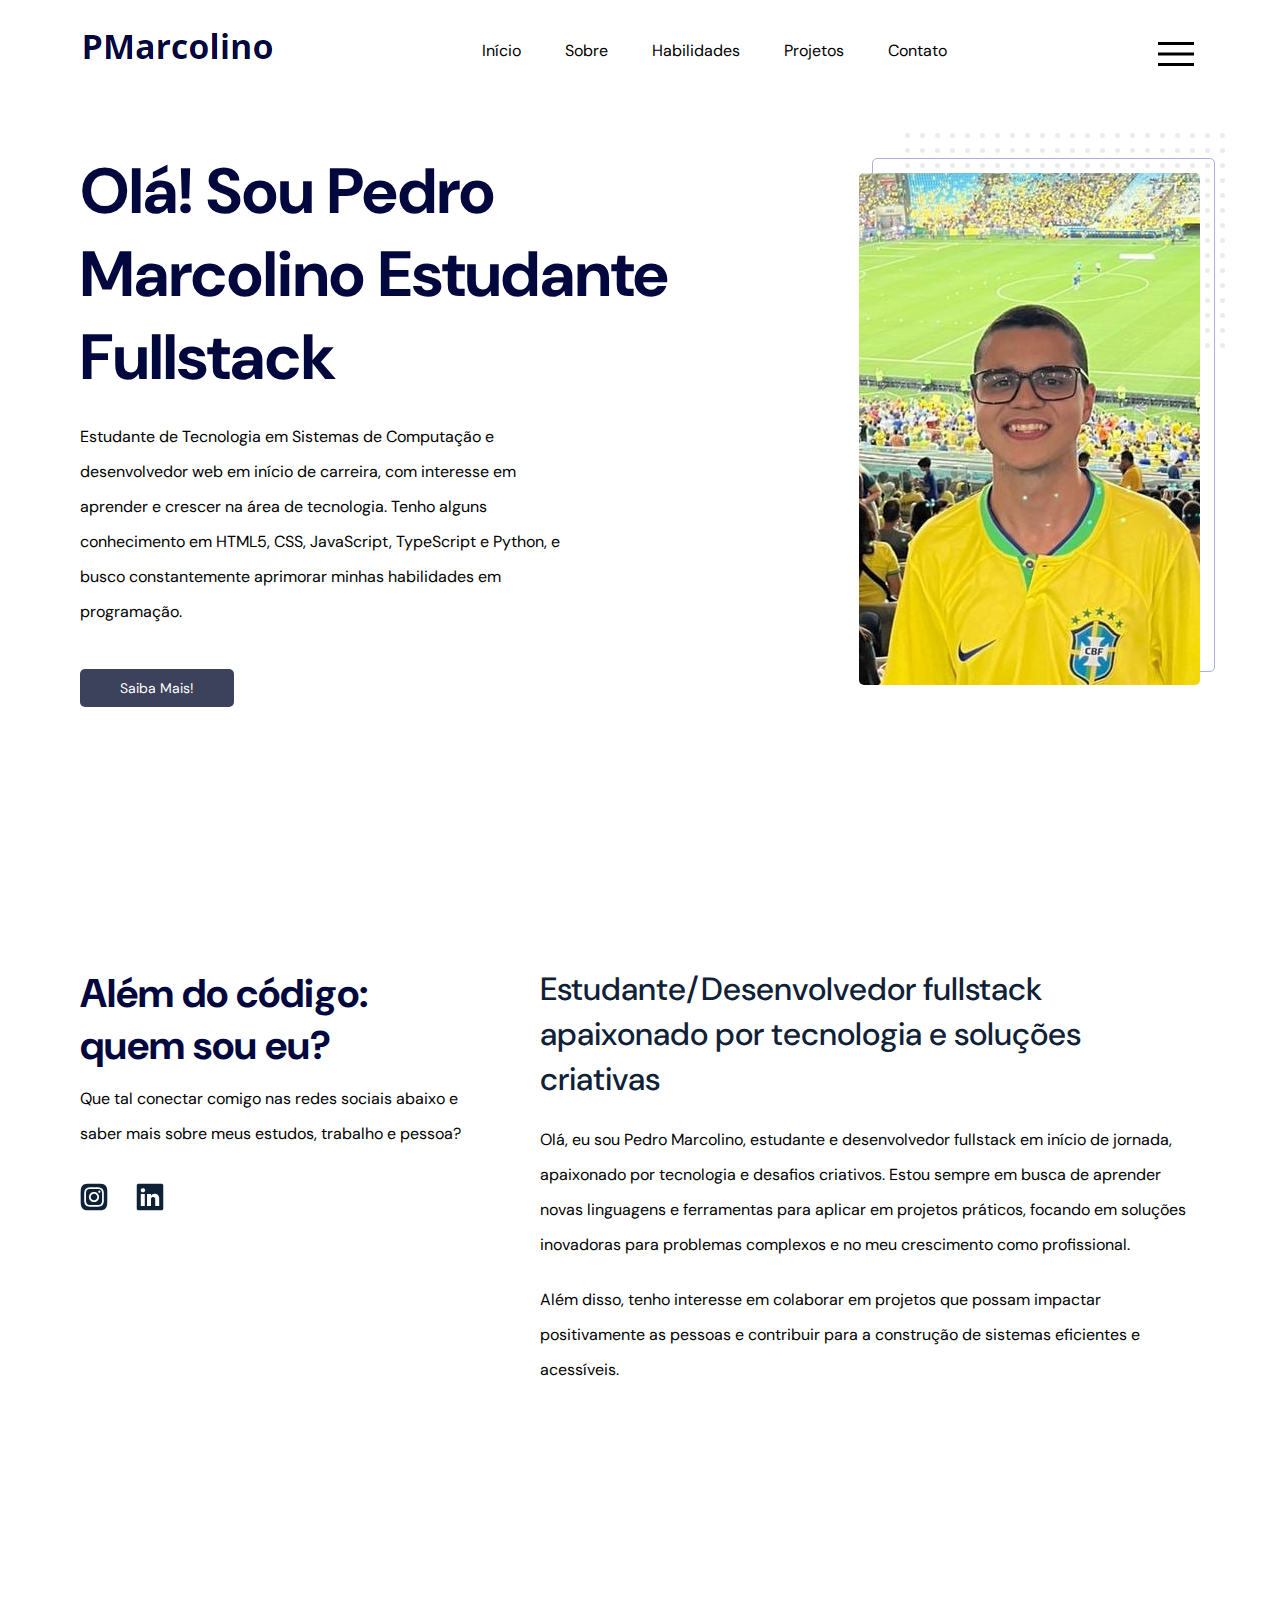
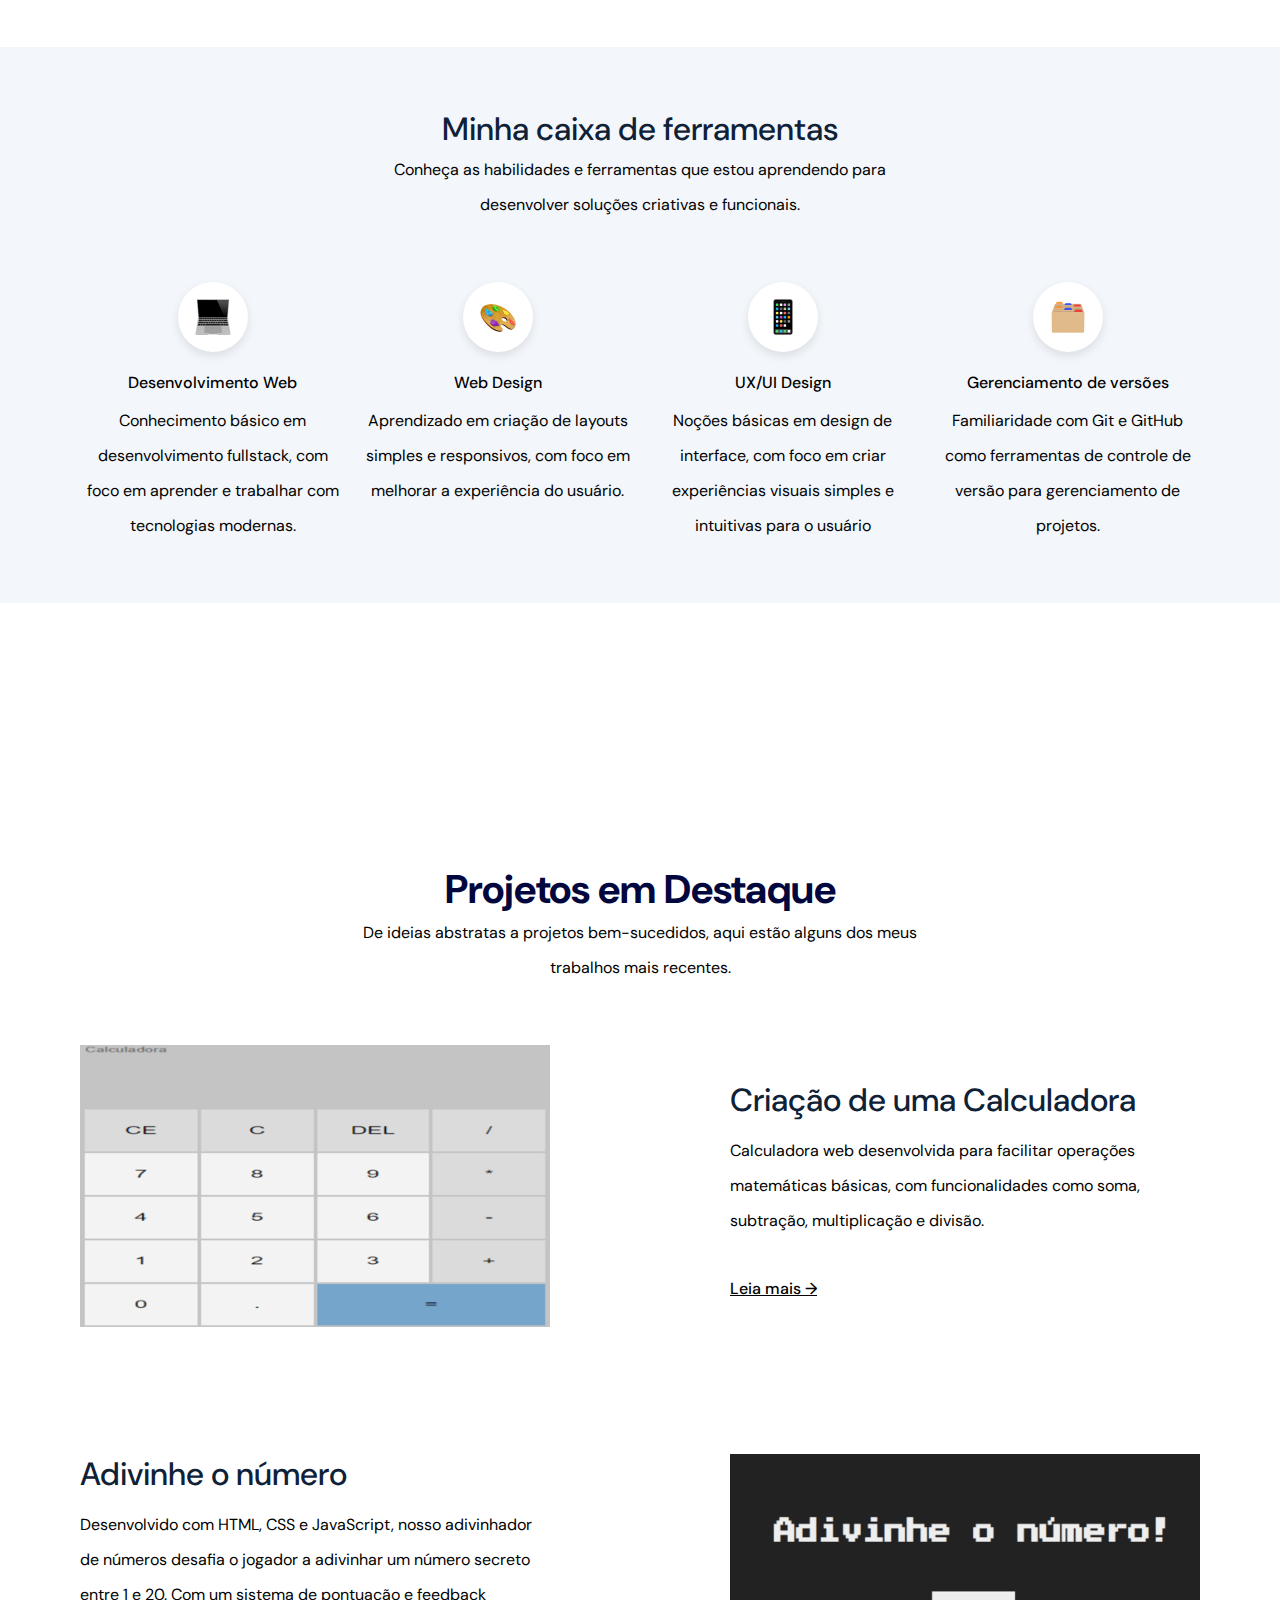
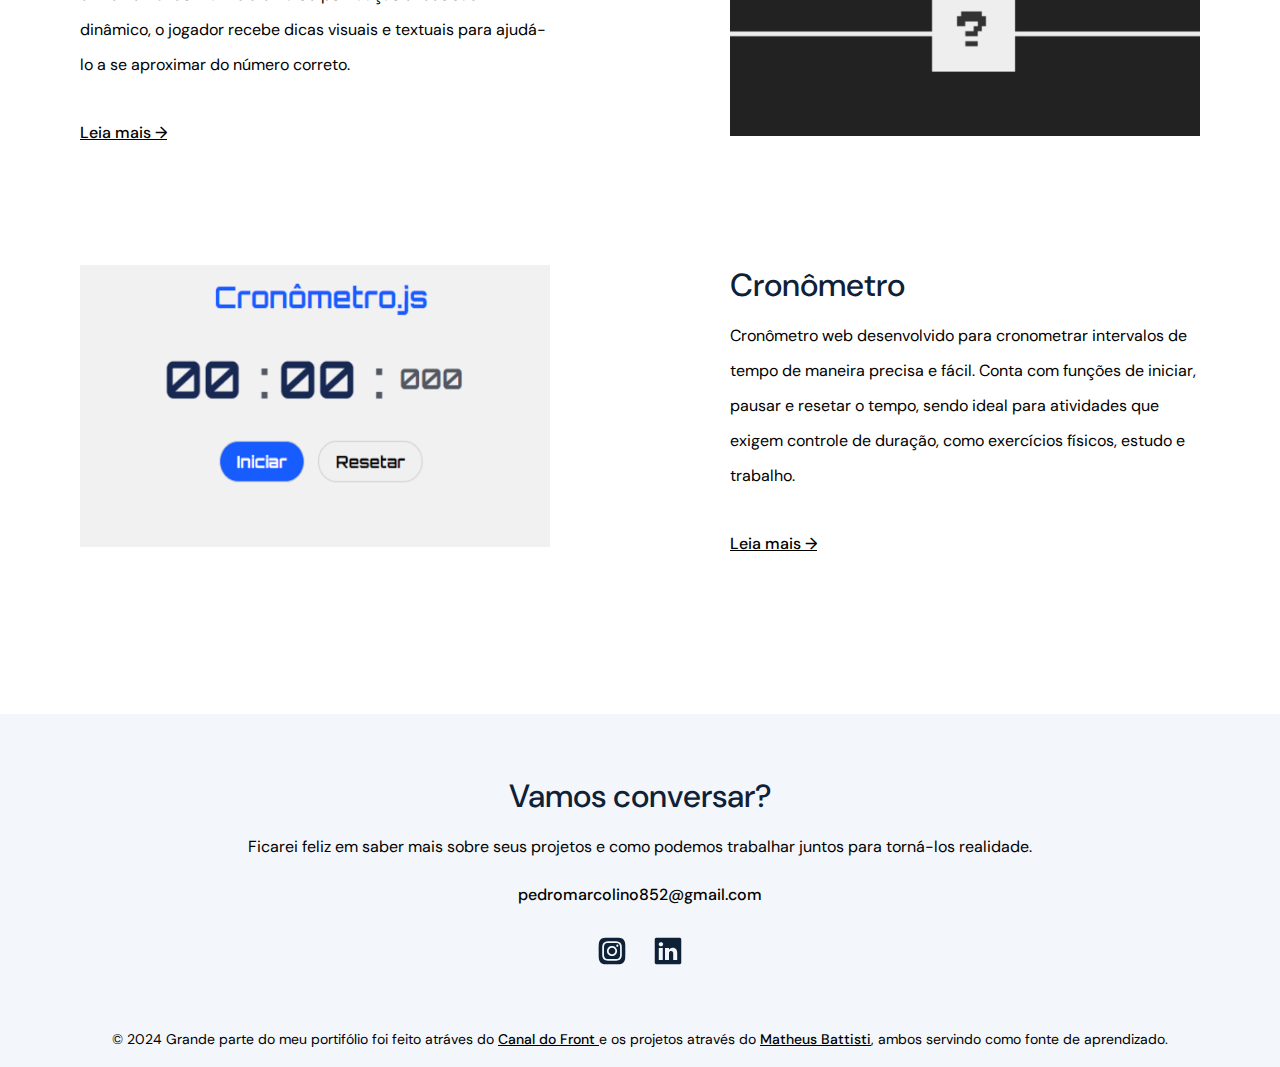
<file: index.html>
<!DOCTYPE html>
<html lang="pt-BR">
  <head>
    <!-- Meta tags -->
    <meta charset="UTF-8" />
    <meta name="viewport" content="width=device-width, initial-scale=1.0" />
    <!-- title -->
    <title>Pedro Marcolino Portifólio</title>
    <!-- CSS -->
    <link rel="stylesheet" href="css/extends.css" />
    <!-- Fonts -->
    <link rel="preconnect" href="https://fonts.googleapis.com" />
    <link rel="preconnect" href="https://fonts.gstatic.com" crossorigin />
    <link
      href="https://fonts.googleapis.com/css2?family=DM+Sans:wght@400;500;700&display=swap"
      rel="stylesheet"
    />
  </head>
  <body>
    <!-- navbar -->
    <nav class="navbar">
      <div class="navbar__content max-width mb-0">
        <a href="/">
          <img src="assets/logopedro.png" alt="Pedro Marcolino" />
        </a>
        <ul class="navbar__links">
          <li><a href="#header">Início</a></li>
          <li><a href="#about">Sobre</a></li>
          <li><a href="#skills">Habilidades</a></li>
          <li><a href="#projects">Projetos</a></li>
          <li><a href="#footer">Contato</a></li>
        </ul>
        <div class="navbar__mobile">
          <img src="assets/menu.svg" alt="menu" class="burguer" />
          <ul class="mobile__links">
            <li><a href="#header">Início</a></li>
            <li><a href="#about">Sobre</a></li>
            <li><a href="#skills">Habilidades</a></li>
            <li><a href="#projects">Projetos</a></li>
            <li><a href="#footer">Contato</a></li>
          </ul>
        </div>
      </div>
    </nav>

    <!-- header -->
    <header id="header" class="max-width">
      <div class="header__left">
        <h1>Olá! Sou Pedro Marcolino Estudante Fullstack</h1>
        <p>
          Estudante de Tecnologia em Sistemas de Computação e desenvolvedor web
          em início de carreira, com interesse em aprender e crescer na área de
          tecnologia. Tenho alguns conhecimento em HTML5, CSS, JavaScript,
          TypeScript e Python, e busco constantemente aprimorar minhas
          habilidades em programação.
        </p>
        <a href="#about" class="btn btn-primary">Saiba Mais!</a>
      </div>
      <div class="header__right">
        <div class="header__image">
          <img
            src="assets/pedro-marcolino.jpg"
            alt="Pedro Marcolino"
            class="pedro"
          />
          <img src="assets/abstract.svg" alt="background" class="background" />
        </div>
      </div>
    </header>

    <!-- sobre -->
    <section id="about" class="about max-width">
      <div class="about__left">
        <h2 class="secondary-title">Além do código: quem sou eu?</h2>
        <p>
          Que tal conectar comigo nas redes sociais abaixo e saber mais sobre
          meus estudos, trabalho e pessoa?
        </p>
        <ul>
          <li>
            <a
              href="https://www.instagram.com/pedroo_marcolino/"
              target="_blank"
              ><img src="assets/instagram.svg" alt="Instagram"
            /></a>
          </li>
          <li>
            <a
              href="https://www.linkedin.com/in/pedro-marcolino-8a2434283/"
              target="_blank"
              ><img src="assets/linkedin.svg" alt="Linkedin"
            /></a>
          </li>
        </ul>
      </div>
      <div class="about__right">
        <h3 class="tertiary-title mb-m">
          Estudante/Desenvolvedor fullstack apaixonado por tecnologia e soluções
          criativas
        </h3>
        <p>
          Olá, eu sou Pedro Marcolino, estudante e desenvolvedor fullstack em
          início de jornada, apaixonado por tecnologia e desafios criativos.
          Estou sempre em busca de aprender novas linguagens e ferramentas para
          aplicar em projetos práticos, focando em soluções inovadoras para
          problemas complexos e no meu crescimento como profissional.
        </p>
        <p>
          Além disso, tenho interesse em colaborar em projetos que possam
          impactar positivamente as pessoas e contribuir para a construção de
          sistemas eficientes e acessíveis.
        </p>
      </div>
    </section>

    <!-- habilidades -->
    <section id="skills" class="skills">
      <div class="skills__content max-width">
        <h2 class="tertiary-title">Minha caixa de ferramentas</h2>
        <p class="description">
          Conheça as habilidades e ferramentas que estou aprendendo para
          desenvolver soluções criativas e funcionais.
        </p>
        <ul>
          <li class="skills__item">
            <div class="image-container">
              <img src="assets/notebook.png" alt="Desenvolvimento Web" />
            </div>
            <h3>Desenvolvimento Web</h3>
            <p>
              Conhecimento básico em desenvolvimento fullstack, com foco em
              aprender e trabalhar com tecnologias modernas.
            </p>
          </li>
          <li class="skills__item">
            <div class="image-container">
              <img src="assets/colors.png" alt="Web Design" />
            </div>
            <h3>Web Design</h3>
            <p>
              Aprendizado em criação de layouts simples e responsivos, com foco
              em melhorar a experiência do usuário.
            </p>
          </li>
          <li class="skills__item">
            <div class="image-container">
              <img src="assets/phone.png" alt="UX/UI Design" />
            </div>
            <h3>UX/UI Design</h3>
            <p>
              Noções básicas em design de interface, com foco em criar
              experiências visuais simples e intuitivas para o usuário
            </p>
          </li>
          <li class="skills__item">
            <div class="image-container">
              <img src="assets/files.png" alt="Gerenciamento de versões" />
            </div>
            <h3>Gerenciamento de versões</h3>
            <p>
              Familiaridade com Git e GitHub como ferramentas de controle de
              versão para gerenciamento de projetos.
            </p>
          </li>
        </ul>
      </div>
    </section>

    <!-- Projetos -->
    <section id="projects" class="projects max-width">
      <div class="projects__content">
        <h2 class="secondary-title">Projetos em Destaque</h2>
        <p>
          De ideias abstratas a projetos bem-sucedidos, aqui estão alguns dos
          meus trabalhos mais recentes.
        </p>
      </div>
      <ul>
        <li>
          <div class="image">
            <img src="assets/imagemcalculadora.png" alt="Calculadora" />
          </div>
          <div class="projects__info">
            <h3 class="tertiary-title">Criação de uma Calculadora</h3>
            <p>
              Calculadora web desenvolvida para facilitar operações matemáticas
              básicas, com funcionalidades como soma, subtração, multiplicação e
              divisão.
            </p>
            <a href="/calculadora/index.html" target="_blank"
              >Leia mais &rarr;</a
            >
          </div>
        </li>
        <li class="projects__reversed-list">
          <div class="image">
            <img
              src="./assets/imagemadivinhenumero.png"
              alt="Adivinhe o número"
            />
          </div>
          <div class="projects__info">
            <h3 class="tertiary-title">Adivinhe o número</h3>
            <p>
              Desenvolvido com HTML, CSS e JavaScript, nosso adivinhador de
              números desafia o jogador a adivinhar um número secreto entre 1 e
              20. Com um sistema de pontuação e feedback dinâmico, o jogador
              recebe dicas visuais e textuais para ajudá-lo a se aproximar do
              número correto.
            </p>
            <a href="./adivinhenumero/index.html" target="_blank"
              >Leia mais &rarr;</a
            >
          </div>
        </li>
        <li>
          <div class="image">
            <img src="assets/imagemcronometro.png" alt="Cronometro" />
          </div>
          <div class="projects__info">
            <h3 class="tertiary-title">Cronômetro</h3>
            <p>
              Cronômetro web desenvolvido para cronometrar intervalos de tempo
              de maneira precisa e fácil. Conta com funções de iniciar, pausar e
              resetar o tempo, sendo ideal para atividades que exigem controle
              de duração, como exercícios físicos, estudo e trabalho.
            </p>
            <a href="./cronometro/index.html" target="_blank"
              >Leia mais &rarr;</a
            >
          </div>
        </li>
      </ul>
    </section>

    <!-- Footer -->
    <footer id="footer" class="footer">
      <div class="footer__content max-width mb-0">
        <h2 class="tertiary-title mb-s">Vamos conversar?</h2>
        <p class="mb-m">
          Ficarei feliz em saber mais sobre seus projetos e como podemos
          trabalhar juntos para torná-los realidade.
        </p>
        <div class="footer__contact mb-m">
          <span class="mb-m">pedromarcolino852@gmail.com</span>
        </div>
        <ul class="mb-l">
          <li>
            <a
              href="https://www.instagram.com/pedroo_marcolino/"
              target="_blank"
              ><img src="assets/instagram.svg" alt="Instagram"
            /></a>
          </li>
          <li>
            <a
              href="https://www.linkedin.com/in/pedro-marcolino-8a2434283/"
              target="_blank"
              ><img src="assets/linkedin.svg" alt="Linkedin"
            /></a>
          </li>
        </ul>
        <p class="footer__copyright">
          © 2024 Grande parte do meu portifólio foi feito atráves do
          <a href="https://www.youtube.com/@canaldofront" target="_blank"
            >Canal do Front
          </a>
          e os projetos através do
          <a href="https://www.youtube.com/@MatheusBattisti" target="_blank"
            >Matheus Battisti</a
          >, ambos servindo como fonte de aprendizado.
        </p>
      </div>
    </footer>

    <!-- script -->
    <script src="scripts/index.js"></script>
  </body>
</html>
</file>
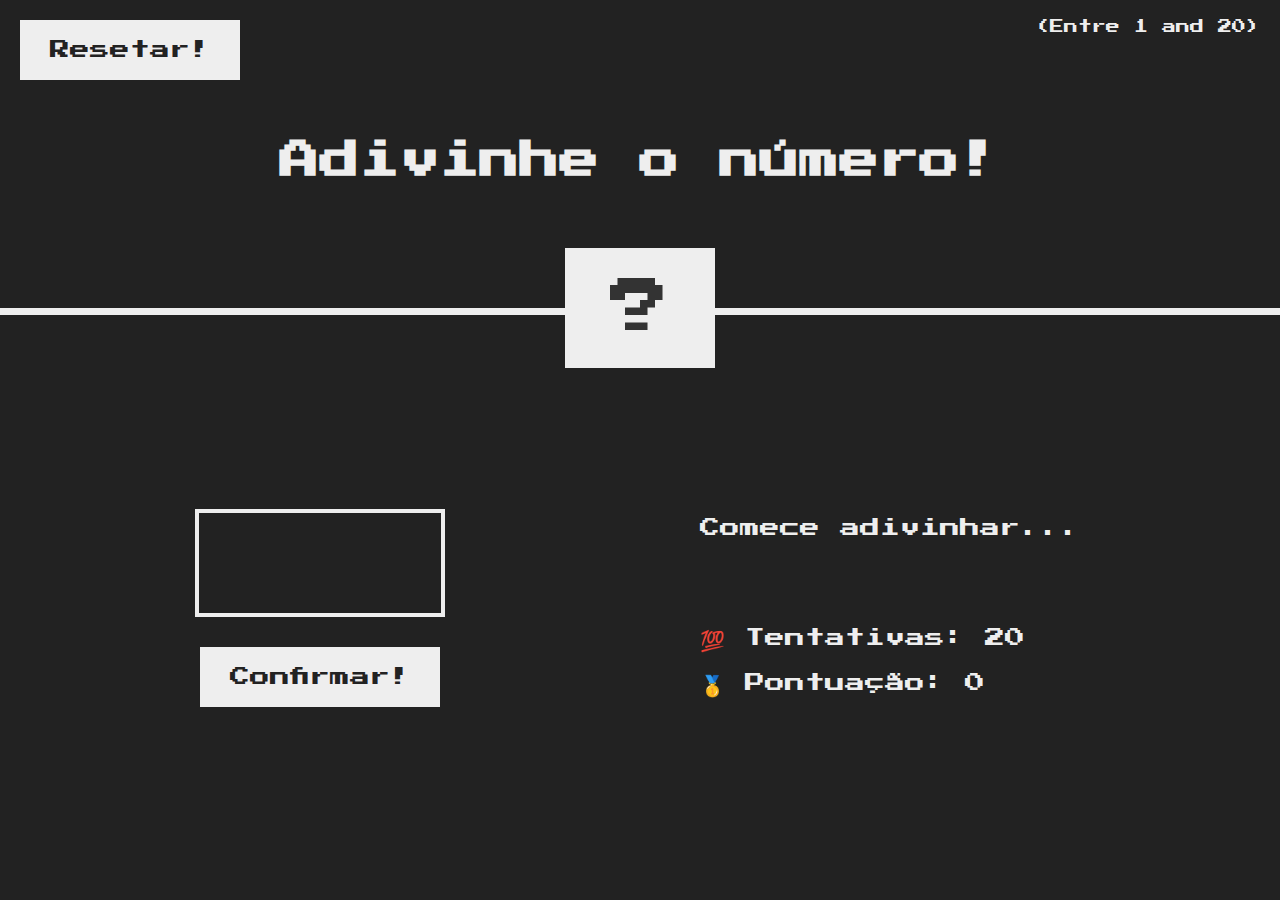
<file: adivinhenumero/index.html>
<!DOCTYPE html>
<html lang="en">
  <head>
    <meta charset="UTF-8" />
    <meta name="viewport" content="width=device-width, initial-scale=1.0" />
    <meta http-equiv="X-UA-Compatible" content="ie=edge" />
    <link rel="stylesheet" href="style.css" />
    <title>Adivinhe o número!</title>
  </head>
  <body>
    <header>
      <h1>Adivinhe o número!</h1>
      <p class="between">(Entre 1 and 20)</p>
      <button class="btn again">Resetar!</button>
      <div class="number">?</div>
    </header>
    <main>
      <section class="left">
        <input type="number" class="guess" />
        <button class="btn check">Confirmar!</button>
      </section>
      <section class="right">
        <p class="message">Comece adivinhar...</p>
        <p class="label-score">💯 Tentativas: <span class="score">20</span></p>
        <p class="label-highscore">
          🥇 Pontuação: <span class="highscore">0</span>
        </p>
      </section>
    </main>
    <script src="script.js"></script>
  </body>
</html>
</file>
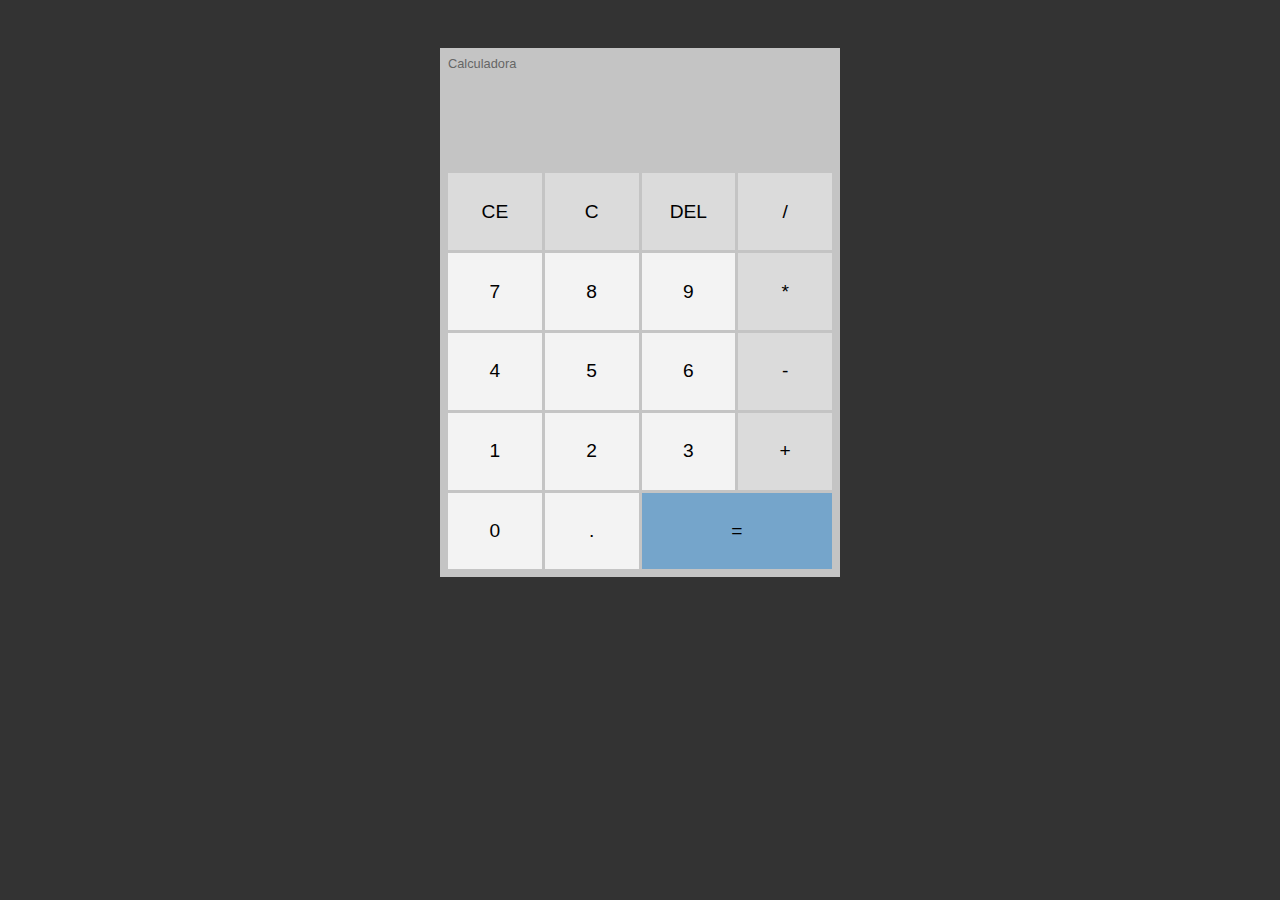
<file: calculadora/index.html>
<!DOCTYPE html>
<html lang="en">
  <head>
    <meta charset="UTF-8" />
    <meta name="viewport" content="width=device-width, initial-scale=1.0" />
    <title>Simple Calculator</title>
    <link rel="stylesheet" href="css/styles.css" />
    <script src="js/scripts.js" defer></script>
  </head>
  <body>
    <div id="calc">
      <h3>Calculadora</h3>
      <div id="operations">
        <div id="previous-operation"></div>
        <div id="current-operation"></div>
      </div>
      <div id="buttons-container">
        <button>CE</button>
        <button>C</button>
        <button>DEL</button>
        <button>/</button>
        <button class="number">7</button>
        <button class="number">8</button>
        <button class="number">9</button>
        <button>*</button>
        <button class="number">4</button>
        <button class="number">5</button>
        <button class="number">6</button>
        <button>-</button>
        <button class="number">1</button>
        <button class="number">2</button>
        <button class="number">3</button>
        <button>+</button>
        <button class="number">0</button>
        <button class="number">.</button>
        <button id="equal-btn">=</button>
      </div>
    </div>
  </body>
</html>
</file>
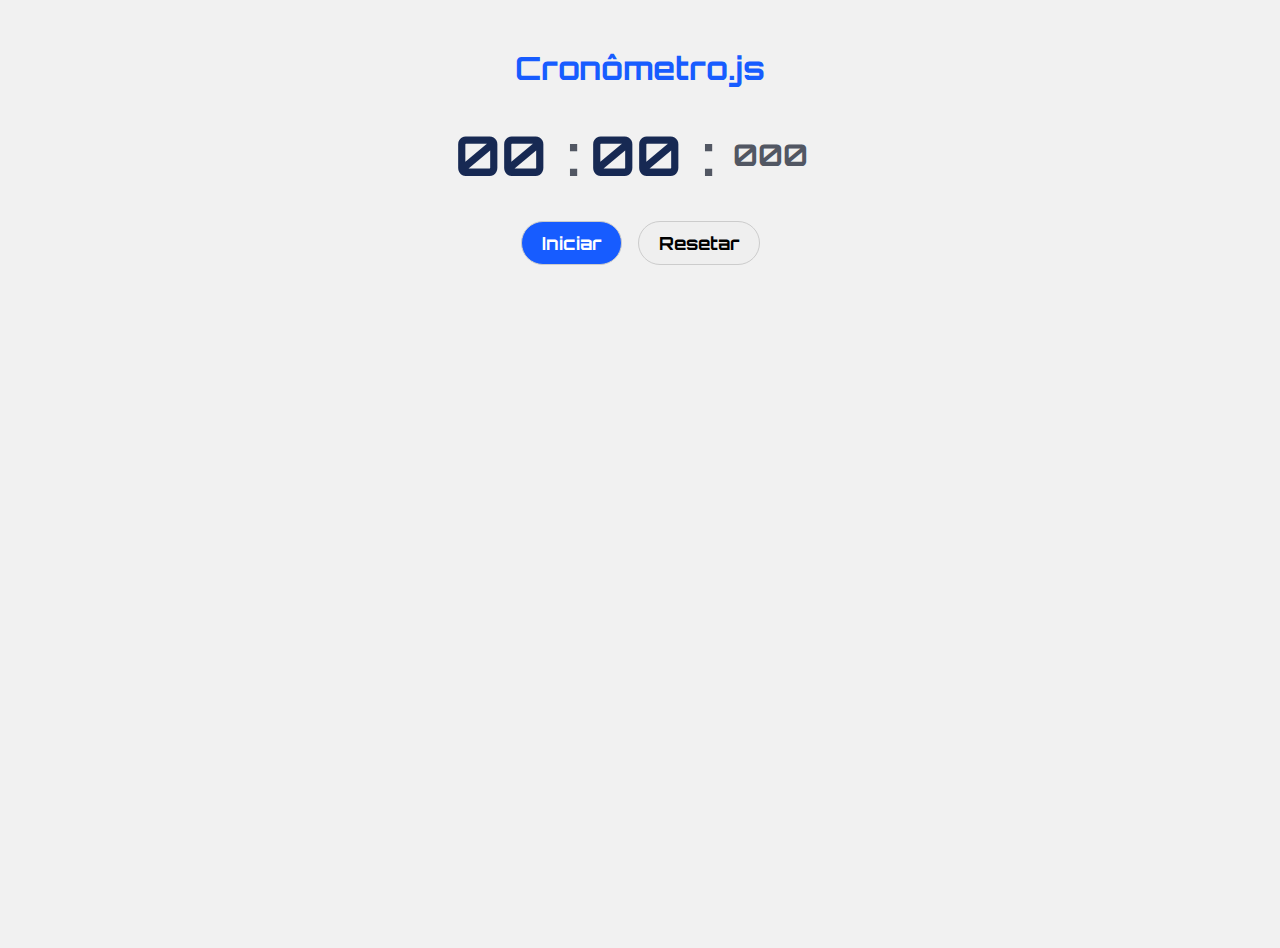
<file: cronometro/index.html>
<!DOCTYPE html>
<html lang="en">
  <head>
    <meta charset="UTF-8" />
    <meta name="viewport" content="width=device-width, initial-scale=1.0" />
    <title>Cronometro</title>
    <link rel="preconnect" href="https://fonts.googleapis.com" />
    <link rel="preconnect" href="https://fonts.gstatic.com" crossorigin />
    <link
      href="https://fonts.googleapis.com/css2?family=Orbitron:wght@400..900&display=swap"
      rel="stylesheet"
    />
    <link rel="stylesheet" href="css/styles.css" />
    <script src="js/scripts.js" defer></script>
  </head>
  <body>
    <div class="container">
      <h1>Cronômetro.js</h1>
      <div class="timer">
        <div class="time" id="minutes">00</div>
        <div class="separator">:</div>
        <div class="time" id="seconds">00</div>
        <div class="separator">:</div>
        <div class="time" id="milliseconds">000</div>
      </div>
      <div class="buttons">
        <button class="btn" id="startBtn">Iniciar</button>
        <button class="btn" id="pauseBtn">Pausar</button>
        <button class="btn" id="resumeBtn">Continuar</button>
        <button class="btn" id="resetBtn">Resetar</button>
      </div>
    </div>
  </body>
</html>
</file>
<file: css/extends.css>
@import "./variables.css";
@import "./globals.css";

@import "./components/navbar.css";
@import "./components/header.css";
@import "./components/about.css";
@import "./components/skills.css";
@import "./components/projects.css";
@import "./components/footer.css";
</file>
<file: adivinhenumero/style.css>
@import url('https://fonts.googleapis.com/css?family=Press+Start+2P&display=swap');

* {
  margin: 0;
  padding: 0;
  box-sizing: inherit;
}

html {
  font-size: 62.5%;
  box-sizing: border-box;
}

body {
  font-family: 'Press Start 2P', sans-serif;
  color: #eee;
  background-color: #222;
  /* background-color: #60b347; */
}

/* LAYOUT */
header {
  position: relative;
  height: 35vh;
  border-bottom: 7px solid #eee;
}

main {
  height: 65vh;
  color: #eee;
  display: flex;
  align-items: center;
  justify-content: space-around;
}

.left {
  width: 52rem;
  display: flex;
  flex-direction: column;
  align-items: center;
}

.right {
  width: 52rem;
  font-size: 2rem;
}

/* ELEMENTS STYLE */
h1 {
  font-size: 4rem;
  text-align: center;
  position: absolute;
  width: 100%;
  top: 52%;
  left: 50%;
  transform: translate(-50%, -50%);
}

.number {
  background: #eee;
  color: #333;
  font-size: 6rem;
  width: 15rem;
  padding: 3rem 0rem;
  text-align: center;
  position: absolute;
  bottom: 0;
  left: 50%;
  transform: translate(-50%, 50%);
}

.between {
  font-size: 1.4rem;
  position: absolute;
  top: 2rem;
  right: 2rem;
}

.again {
  position: absolute;
  top: 2rem;
  left: 2rem;
}

.guess {
  background: none;
  border: 4px solid #eee;
  font-family: inherit;
  color: inherit;
  font-size: 5rem;
  padding: 2.5rem;
  width: 25rem;
  text-align: center;
  display: block;
  margin-bottom: 3rem;
}

.btn {
  border: none;
  background-color: #eee;
  color: #222;
  font-size: 2rem;
  font-family: inherit;
  padding: 2rem 3rem;
  cursor: pointer;
}

.btn:hover {
  background-color: #ccc;
}

.message {
  margin-bottom: 8rem;
  height: 3rem;
}

.label-score {
  margin-bottom: 2rem;
}
</file>
<file: calculadora/css/styles.css>
* {
  margin: 0;
  padding: 0;
  box-sizing: border-box;
  font-family: Helvetica;
}

body {
  background-color: #333;
  display: flex;
  align-items: center;
  justify-content: center;
  padding: 3em; /* equivale ao tamanho da fonte, se mudar a fonte, o padding muda automaticamente */
}

#calc {
  width: 400px;
  padding: 0.5em;
  background-color: #c4c4c4;
  color: #000;
  display: flex;
  flex-direction: column;
}

#calc h3 {
  font-size: 0.8em;
  font-weight: 300;
  color: #666;
}

#operations {
  text-align: right;
}

#previous-operation,
#current-operation {
  min-height: 1.6em;
  padding: 0.2em;
  overflow-wrap: break-word; /* vai quebrar o numero se ele for grande para caber no espaço */
}

#previous-operation {
  color: #777;
}

#current-operation {
  font-size: 3em;
  font-weight: 700;
}

#buttons-container {
  display: grid;
  grid-template-columns: 1fr 1fr 1fr 1fr;
  gap: 3px;
}

#buttons-container button {
  border: 1px solid transparent;
  border-radius: 0;
  height: 4em;
  font-size: 1.2em;
  background-color: #dbdbdb;
  cursor: pointer;
}

#buttons-container .number {
  background-color: #f3f3f3;
}

#buttons-container button:hover {
  background-color: #bababa;
  border-color: #999;
}

#buttons-container #equal-btn {
  grid-column: span 2;
  background-color: #75a5cb;
}

#buttons-container #equal-btn:hover {
  background-color: #3a91d8;
}
</file>
<file: cronometro/css/styles.css>
* {
  margin: 0;
  padding: 0;
  font-family: "Orbitron", sans-serif;
}

.container {
  display: flex;
  flex-direction: column;
  align-items: center;
  gap: 2rem;
  padding-top: 3rem;
  background-color: #f1f1f1;
  height: 100vh;
}

.container h1 {
  color: #175cff;
}

.timer {
  display: flex;
  font-size: 55px;
  font-weight: bold;
  color: #333;
}

.time {
  display: flex;
  align-items: center;
  justify-content: center;
  margin-right: 10px;
  color: #172953;
  min-width: 90px;
}

.separator {
  padding: 0 10px;
  color: #525763;
}

#milliseconds {
  font-size: 30px;
  color: #525763;
}

.buttons {
  display: flex;
  gap: 1rem;
}

.btn {
  padding: 10px 20px;
  font-size: 18px;
  font-weight: bold;
  border-radius: 30px;
  cursor: pointer;
  border: 1px solid #ccc;
  transition: all 0.2s ease-in-out;
}

.btn:hover {
  transform: scale(1.1);
}

#startBtn {
  background-color: #175cff;
  color: #fff;
}

#pauseBtn,
#resumeBtn {
  display: none;
}
</file>
